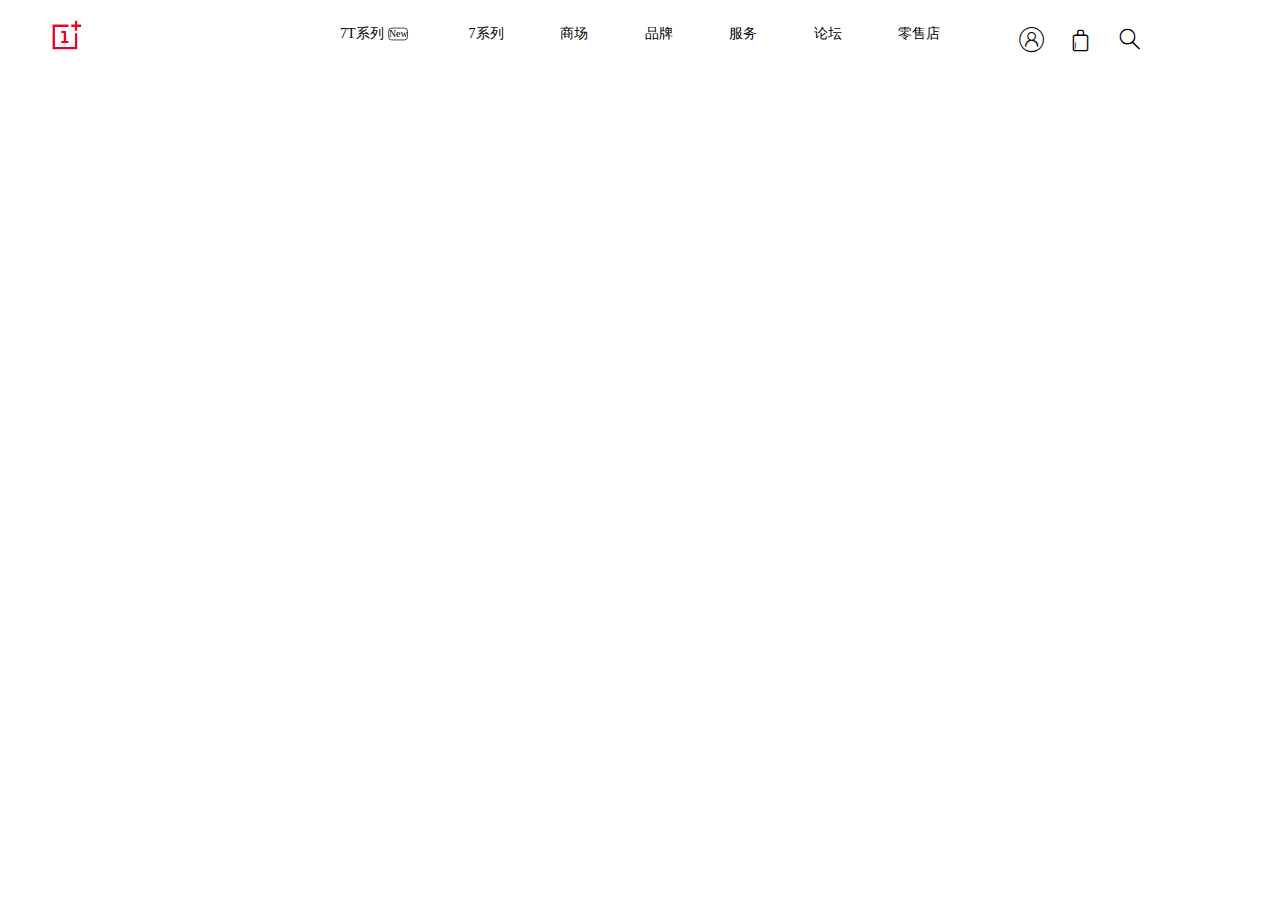
<file: project/hearder.html>
<!doctype html>
<html lang="en">
<head>
  <title>Document</title>
  <meta name="viewport" content="width=device-width,initial-scale=1" charset="UTF-8">
  <link rel="stylesheet" href="css/comm.css"/>
  <link rel="stylesheet" href="css/hearder.css"/>
  <link rel="stylesheet" href="css/iconfont.css"/>
</head>
<body>
  <div class="header">
    <div class="nav">
      <div class="nav_left"><img src="img/store/header1.png" alt=""/></div>
      <div class="nav_center">
        <ul>
          <li class="header_center_link"><a href="">7T系列<span class="logo_new">New</span></a></li>
          <li class="header_center_link"><a href="">7系列</a></li>
          <li class="header_center_link"><a href="">商场</a></li>
          <li class="header_center_link"><a href="">品牌</a></li>
          <li class="header_center_link"><a href="">服务</a></li>
          <li class="header_center_link"><a href="">论坛</a></li>
          <li class="header_center_link"><a href="">零售店</a></li>
        </ul>
      </div>
      <div class="nav_right">
        <a href=""><i class="iconfont icon-yonghu"></i></a>
        <a href=""><i class="iconfont icon-gouwudai"></i></a> 
        <a href=""><i class="iconfont icon-sousuo"></i></a>
      </div>
    </div>
  </div>
</body>
</html>
</file>
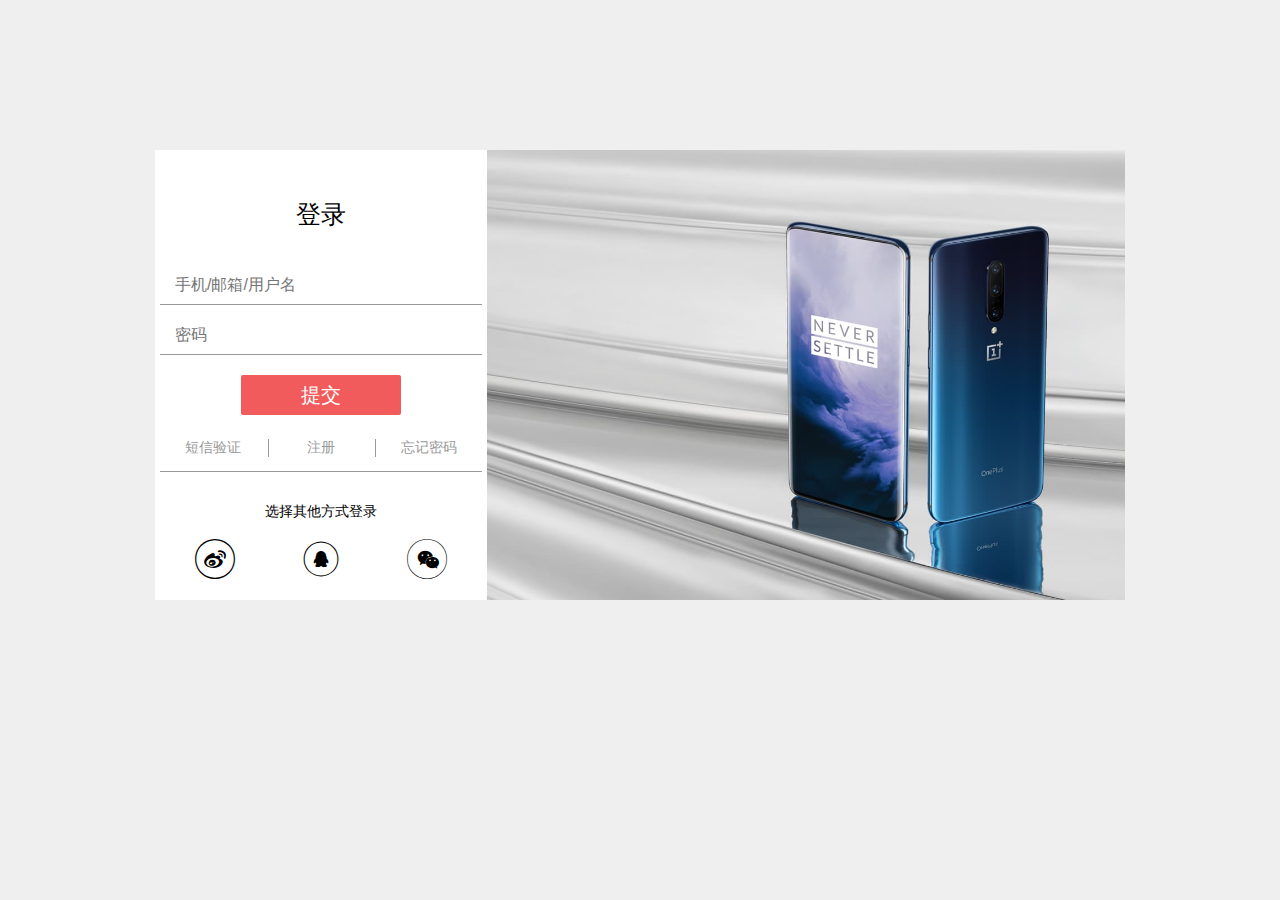
<file: project/login.html>
<!DOCTYPE html>
<html lang="en">
<head>
  <meta charset="UTF-8">
  <meta name="viewport" content="width=device-width, initial-scale=1.0">
  <meta http-equiv="X-UA-Compatible" content="ie=edge">
  <title>Document</title>
  <link rel="stylesheet" href="css/login.css">
  <link rel="stylesheet" href="css/iconfont.css">
</head>
<body>
  <div class="container">
    <div class="content">
      <span>登录</span>
      <div class="input-message">
        <input type="text" placeholder="手机/邮箱/用户名" name="uname">
        <input type="password" placeholder="密码" name="upsw">
        <!--<div>滑动验证</div>-->
        <button>提交</button>
      </div>
      <div class="other-message">
        <ul>
          <li><a href="">短信验证</a></li>
          <li><a href="">注册</a></li>
          <li><a href="">忘记密码</a></li>
        </ul> 
      </div>
      <div class="login-means">
        <span>选择其他方式登录</span>
        <ul>
          <li><i class="iconfont icon-weibo"></i></li>
          <li><i class="iconfont icon-qq"></i></li>
          <li><i class="iconfont icon-weixin"></i></li>
        </ul>
      </div>
    </div>
    <div class="img">
      <img src="img/index_1/123.jpg"></img>
      <div class="title">
        <div class="title1">克制成就伟大,简单而笃定.</div>
        <div class="title2">目标明确,保持专注和远见....</div>
        <div class="title3">Never Selttle不单单是一句口号,</div>
        <div class="title4">而是不断追求做更好的自己.</div>
      </div>
    </div>
  </div>  
</body>
</html>
</file>
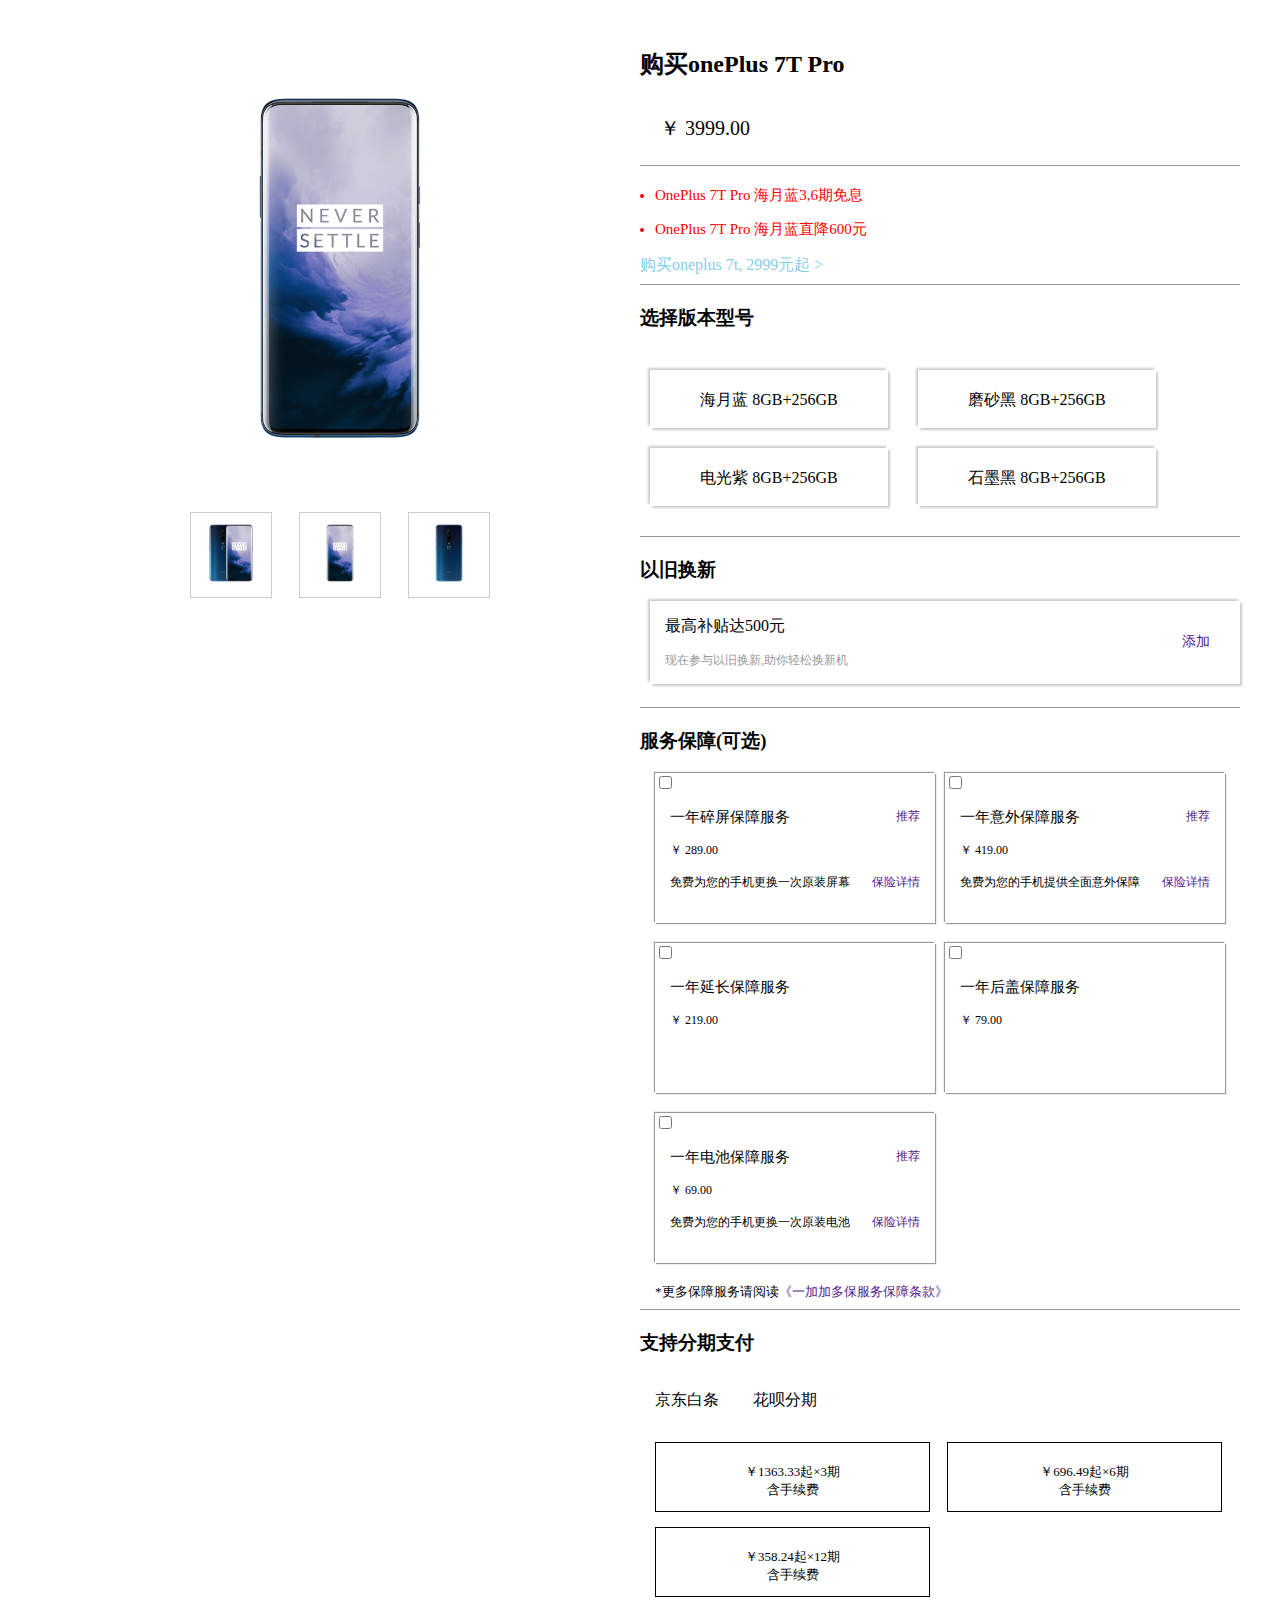
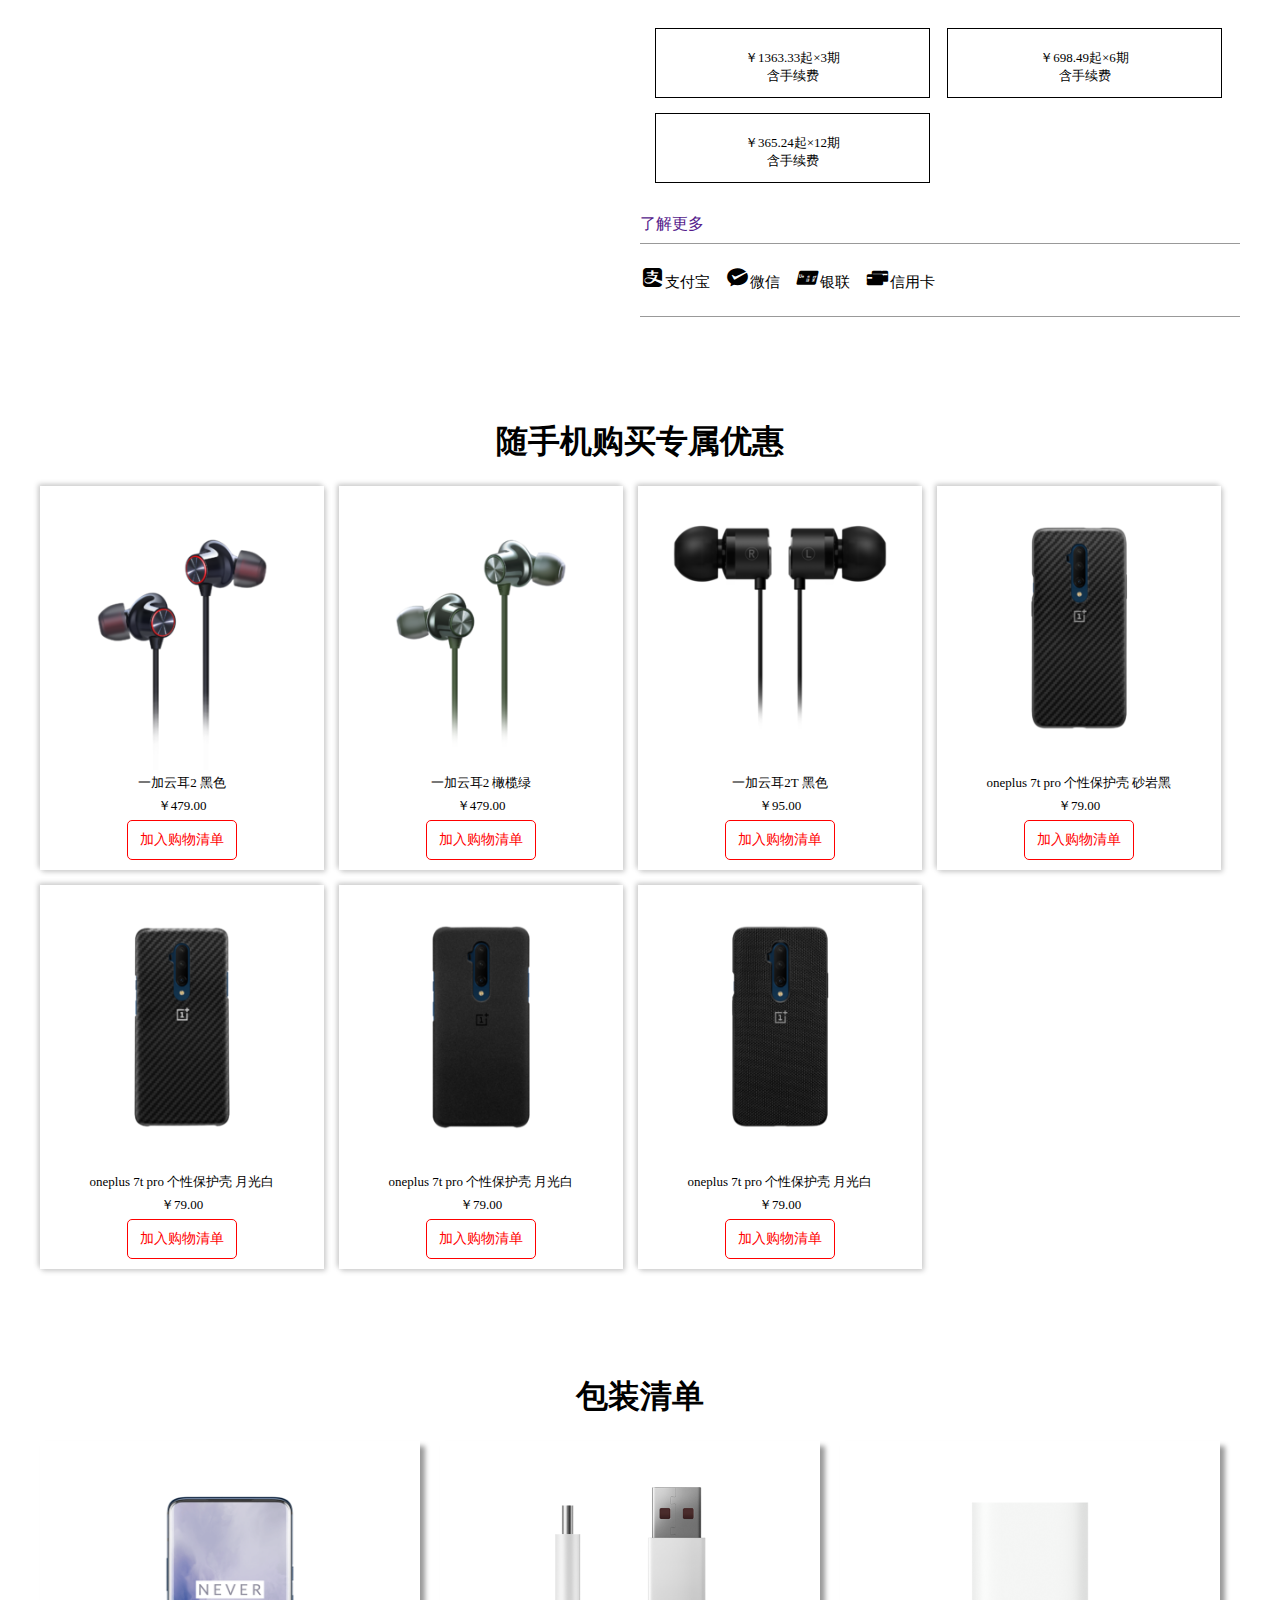
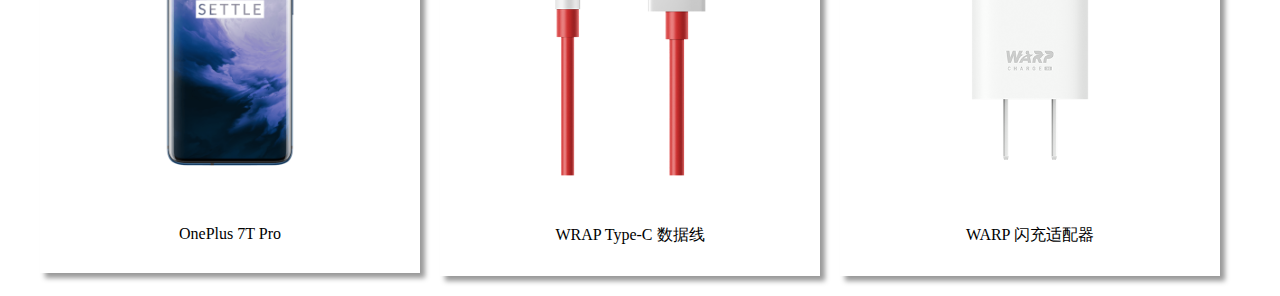
<file: project/product.html>
<!DOCTYPE html>
<html lang="en">
<head>
  <meta charset="UTF-8">
  <meta name="viewport" content="width=device-width, initial-scale=1.0">
  <meta http-equiv="X-UA-Compatible" content="ie=edge">
  <title>Document</title>
  <link rel="stylesheet" href="css/product.css">
  <link rel="stylesheet" href="css/iconfont.css">
  <style>
    
  </style>
</head>
<body>
  <div class="container">
    <div class="content">
      <div class="content-top">
      <!--<h1>商品选购详情</h1>-->
      <!--商品展示图-->
      <div class="item-img" >
        <div class="item-big-img">
			<img src="img/phone_store/op7_2.png"  alt="">
		</div>
		<div>
			<ul>
				<li><img src="img/phone_store/op7_1.png" alt=""></li>
				<li><img src="img/phone_store/op7_2.png" alt=""></li>
				<li><img src="img/phone_store/op7_3.png" alt=""></li>
			</ul>
		</div>
      </div>
      <!--选购列表-->
      <div class="server-list">
        <!--第一个div-->
        <div>
          <h2>购买onePlus 7T Pro</h2>
          <span>￥ 3999.00</span>
        </div>
        <!--第二个div-->
        <div>
          <ul>
            <li>OnePlus 7T Pro 海月蓝3,6期免息</li>
            <li>OnePlus 7T Pro 海月蓝直降600元</li>
          </ul>
          <a href="">购买oneplus 7t, 2999元起 ></a>
        </div>
        <!--第三个div-->
        <div>
          <h3>选择版本型号</h3>
          <div>
          <span>海月蓝  8GB+256GB</span>
          <span>磨砂黑  8GB+256GB</span>
          <span>电光紫  8GB+256GB</span>
          <span>石墨黑  8GB+256GB</span>
          </div>
        </div>
        <!--第四个div-->
        <div>
          <h3>以旧换新</h3>
          <div>
            <div>
              <span>最高补贴达500元</span>
              <span>现在参与以旧换新,助你轻松换新机</span>
            </div>
            <a href="">添加</a>
          </div>
        </div>
        <!--第五个div-->
        <div>
          <h3>服务保障(可选)</h3>
          <div>
          <div>
            <input type="checkbox">
            <div>
              <div><span class="server-title">一年碎屏保障服务</span><a href="">推荐</a></div>
              <span>￥ 289.00</span>
              <div><span>免费为您的手机更换一次原装屏幕</span><a href="">保险详情</a></div>
            </div>
          </div>  
          <div>
            <input type="checkbox">
            <div>
              <div><span class="server-title">一年意外保障服务</span><a href="">推荐</a></div>
              <span>￥ 419.00</span>
              <div><span>免费为您的手机提供全面意外保障</span><a href="">保险详情</a></div>
            </div>
          </div>
          <div>
            <input type="checkbox">
            <div>
              <div><span class="server-title">一年延长保障服务</span></div>
              <span>￥ 219.00</span>
            </div>
          </div>
          <div>
            <input type="checkbox">
            <div>
              <div><span class="server-title">一年后盖保障服务</span></div>
              <span>￥ 79.00</span>
            </div>
          </div>  
          <div>
            <input type="checkbox">
            <div>
              <div><span class="server-title">一年电池保障服务</span><a href="">推荐</a></div>
              <span>￥ 69.00</span>
              <div><span>免费为您的手机更换一次原装电池</span><a href="">保险详情</a></div>
            </div>
          </div>
          </div>
          <div id="read-txt">*更多保障服务请阅读<a href="">《一加加多保服务保障条款》</a></div>
        </div>
        <!--第六个div-->
        <div>
          <h3>支持分期支付</h3>
          <div>
            <span>京东白条</span>
            <span>花呗分期</span>
            <div>
              <ul>
                <li>
                  <p>￥1363.33起×3期</p>
                  <p>含手续费</p>
                </li>
                <li>
                  <p>￥696.49起×6期</p>
                  <p>含手续费</p>
                </li>
                <li>
                  <p>￥358.24起×12期</p>
                  <p>含手续费</p>
                </li>
              </ul>
            </div>
            <div>
              <ul>
                <li>
                  <p>￥1363.33起×3期</p>
                  <p>含手续费</p>
                </li>
                <li>
                  <p>￥698.49起×6期</p>
                  <p>含手续费</p>
                </li>
                <li>
                  <p>￥365.24起×12期</p>
                  <p>含手续费</p>
                </li>
              </ul>
            </div>
          </div>
          <a href="">了解更多</a>
        </div>
        <!--第七个div-->
        <div>
          <ul>
            <li><i class="iconfont icon-zhifubao"></i>支付宝</li>
            <li><i class="iconfont icon-weixinzhifu"></i>微信</li>
            <li><i class="iconfont icon-yinlian"></i>银联</li>
            <li><i class="iconfont icon-xinyongqiazhifu"></i>信用卡</li>
          </ul>
        </div>
      </div>
    </div>
      <div class="content-center">
        <h1>随手机购买专属优惠</h1>
        <div>
          <img src="img/product/c.png" alt=""/>
          <div>
            <span>一加云耳2 黑色</span>
            <span>￥479.00</span>
            <a>加入购物清单</a>
          </div>
        </div>
        <div>
          <img src="img/product/a.png" alt=""/>
          <div>
            <span>一加云耳2 橄榄绿</span>
            <span>￥479.00</span>
            <a>加入购物清单</a>
          </div>
        </div>
        <div>
          <img src="img/product/b.png" alt=""/>
          <div>
            <span>一加云耳2T 黑色</span>
            <span>￥95.00</span>
            <a>加入购物清单</a>
          </div>
        </div>
        <div>
          <img src="img/product/d.png" alt=""/>
          <div>
            <span>oneplus 7t pro 个性保护壳 砂岩黑</span>
            <span>￥79.00</span>
            <a>加入购物清单</a>
          </div>
        </div>
        <div>
          <img src="img/product/e.png" alt=""/>
          <div>
            <span>oneplus 7t pro 个性保护壳 月光白</span>
            <span>￥79.00</span>
            <a>加入购物清单</a>
          </div>
        </div>
        <div>
          <img src="img/product/f.png" alt=""/>
          <div>
            <span>oneplus 7t pro 个性保护壳 月光白</span>
            <span>￥79.00</span>
            <a>加入购物清单</a>
          </div>
        </div>
        <div>
          <img src="img/product/g.png" alt=""/>
          <div>
            <span>oneplus 7t pro 个性保护壳 月光白</span>
            <span>￥79.00</span>
            <a>加入购物清单</a>
          </div>
        </div>
      </div>
      <div class="content-foot">
        <h1>包装清单</h1>
        <div>
          <img src="img/phone_store/op7_2.png" alt=""/>
          <span>OnePlus 7T Pro</span>
        </div>
        <div>
          <img src="img/product/cdx.png" alt=""/>
          <span>WRAP Type-C 数据线</span>
        </div>
        <div>
          <img src="img/product/cdq.png" alt=""/>
          <span>WARP 闪充适配器</span>
        </div>
      </div>
    </div>
  </div>
</body>
</html>
</file>
<file: project/css/comm.css>
*{
    border: 0px;
    padding: 0px;
    box-sizing: border-box;
}
a{
	text-decoration: none;
    color:#000000;
}
.d-flex{
    display:flex;
    flex-wrap: nowrap;
    justify-content: space-between;
}
.w-10{  width:10%; }
.w-20{ width:20%; }
.w-30{  width:30%;}
.w-40{  width:40%;}
.w-50{  width:50%;}
.w-60{  width:60%;}
.w-70{ width:70%;}
.w-80{ width:80%;}
.w-90{  width:90%;}
.w-100{ width:100%;}
.user {
    box-sizing: border-box;
    position: relative;
    width: .9em;
    height: .9em;
    background-color: #000;
    border-radius: 50%;
}
.user:after {
    content: "";
    position: absolute;
    top: 1em;
    left: 50%;
    margin-left: -.9em;
    width: 1.8em;
    height: 1em;
    background-color: #000;
    border-top-left-radius: .9em;
    border-top-right-radius: .9em;
}
.search {
    box-sizing: border-box;
    position: relative;
    width: 1em;
    height: .3em;
    background-color: #000;
    border-top-right-radius: .15em;
    border-bottom-right-radius: .15em;
    transform: rotate(40deg);
    transform-origin: right center;
}
.search:before {
    content: "";
    position: absolute;
    left: -1.3em;
    bottom: -.6em;
    width: 1em;
    height: 1em;
    border: .3em solid #000;
    border-radius: 50%;
}
</file>
<file: project/css/hearder.css>
.nav{
    width:1200px;height:60px;
    margin:0px auto;
    display:flex;
    /*padding: 0px 10%;*/
}
.nav_left,.nav_right{
    width:25%;
}
.nav_right{
    text-align: center;
    box-sizing: border-box;
    padding-top:18px;      
}
.nav_right a{
	display:inblock;
	margin-right:20px;
}
.nav_center{
    width:50%;
}
.nav_center>ul{
    list-style: none;
    display:flex;
    flex-wrap: nowrap;
    justify-content: space-between;
}

.logo_new{
    display:inline-block;
    border:1px solid #000000;
    border-radius:5px;
    transform: scale(0.7);
}
.nav_center>ul>li>a{
    text-decoration: none;
    font-size:14px;
    color:#000000;
}

.header_center_link{
    display:inline-block;

}
</file>
<file: project/css/iconfont.css>
@font-face {font-family: "iconfont";
  src: url('iconfont.eot?t=1581059670529'); /* IE9 */
  src: url('iconfont.eot?t=1581059670529#iefix') format('embedded-opentype'), /* IE6-IE8 */
  url('[data-uri]') format('woff2'),
  url('iconfont.woff?t=1581059670529') format('woff'),
  url('iconfont.ttf?t=1581059670529') format('truetype'), /* chrome, firefox, opera, Safari, Android, iOS 4.2+ */
  url('iconfont.svg?t=1581059670529#iconfont') format('svg'); /* iOS 4.1- */
}

.iconfont {
  font-family: "iconfont" !important;
  font-size: 32px;
  font-style: normal;
  -webkit-font-smoothing: antialiased;
  -moz-osx-font-smoothing: grayscale;
}

.icon-gouwudai:before {
  content: "\e642";
}

.icon-yonghu:before {
  content: "\e63d";
}

.icon-sousuo:before {
  content: "\e61d";
}

.icon-sousuo1:before {
  content: "\e654";
}

.icon-gouwudai1:before {
  content: "\f0303";
}

.icon-yonghu1:before {
  content: "\e60a";
}

.icon-gouwudai2:before {
  content: "\e801";
}

.icon-suosou:before {
  content: "\e60b";
}

.icon-yonghu2:before {
  content: "\e617";
}

.icon-yonghu3:before {
  content: "\e701";
}
@font-face {font-family: "iconfont";
  src: url('iconfont.eot?t=1582720905867'); /* IE9 */
  src: url('iconfont.eot?t=1582720905867#iefix') format('embedded-opentype'), /* IE6-IE8 */
  url('[data-uri]') format('woff2'),
  url('iconfont.woff?t=1582720905867') format('woff'),
  url('iconfont.ttf?t=1582720905867') format('truetype'), /* chrome, firefox, opera, Safari, Android, iOS 4.2+ */
  url('iconfont.svg?t=1582720905867#iconfont') format('svg'); /* iOS 4.1- */
}

.iconfont {
  font-family: "iconfont" !important;
  font-size:25px;
  font-style: normal;
  -webkit-font-smoothing: antialiased;
  -moz-osx-font-smoothing: grayscale;
}

.icon-xinyongqiazhifu:before {
  content: "\e681";
}

.icon-weixinzhifu:before {
  content: "\e689";
}

.icon-zhifubao:before {
  content: "\e68a";
}

.icon-yinlian:before {
  content: "\e68b";
}
@font-face {font-family: "iconfont";
  src: url('iconfont.eot?t=1582805802116'); /* IE9 */
  src: url('iconfont.eot?t=1582805802116#iefix') format('embedded-opentype'), /* IE6-IE8 */
  url('[data-uri]') format('woff2'),
  url('iconfont.woff?t=1582805802116') format('woff'),
  url('iconfont.ttf?t=1582805802116') format('truetype'), /* chrome, firefox, opera, Safari, Android, iOS 4.2+ */
  url('iconfont.svg?t=1582805802116#iconfont') format('svg'); /* iOS 4.1- */
}

.icon-weibo:before {
  content: "\e701";
}

.icon-weixin:before {
  content: "\e659";
}

.icon-qq:before {
  content: "\e601";
}
</file>
<file: project/css/login.css>
*{
  border: 0px;
  padding: 0px;
  box-sizing: border-box;
}
ul{
  list-style: none
}
a{
  text-decoration:none
}
body{
  background-color:#efefef;
}
.container{
  width:970px;
  display:flex;
  margin:0 auto;
  margin-top:150px;
}
.content{
  width:350px;
  height:450px;
  padding:15px 5px 0 5px;
  background: #fff;
}
.content>span{
  display:block;
  height:80px;
  font-size:25px;
  text-align:center;
  margin:10px 0 10px 0 ;
  line-height: 80px;
}
.input-message{
  display:flex;
  flex-direction:column;
}
.input-message>input{
  height:40px;
  margin-bottom:10px;
  font-size:16px;
  padding:0 0 0 15px;
  outline:0;
  border-bottom:1px solid #999
  }
.input-message>button{
  display:block;
  height:40px;
  width:160px;
  font-size:20px;
  border:0;
  outline:none;
  cursor:pointer;
  background-color:#f15b5b;
  border-radius: 2px;
  align-self: center;  
  color:white;
  margin:10px 0;
}
.input-message>button:hover{
  transition-property: background-color;
  background-color: #f15;
  transition-duration: 1.5s;
  transition-timing-function:linear;
}

.other-message>ul{
  display:flex;
  justify-content: space-between;
  font-size:14px;
}
.other-message>ul>li{
  display:block;
  width:33%;
  text-align: center;
}
.other-message>ul>li:first-child~li{
  border-left:1px solid #999;
}
.other-message>ul>li>a{
  color:#999;
}
.login-means{
  border-top:1px solid #999;
  text-align:center;
  margin: 5px 0 0 0 ;
  padding-top:30px;
}
.login-means>span{
  font-size:14px;
}
.login-means>ul{
  display: flex;
  justify-content: center;  
}
.login-means>ul>li{
  width:33%;
}
.login-means>ul>li .iconfont{
  font-size:40px
}
.img{
  height:450px;
  overflow: hidden;
  position:relative;
}
.img>img{
 height:450px;
 transform: scale(1,1);
 transition-duration:2s;
}
.img>img:hover{
  transform:scale(1.15,1.15);
  transition-duration:2s;
}
.title{
  position:absolute;
  top:110px;
  left:30px;
  width:250px;
  height:300px;
}
.title>div{
  margin:10px 0;
  font-size:17px;
  width:0px;
  height:20px;
  overflow: hidden;
}
.img:hover .title>div:nth-child(1){
  width:245px;
  transition-property: width;
  transition-duration: 1s;
  transition-timing-function: linear;
}
.img:hover .title>div:nth-child(2){
  width:245px;
  transition-property: width;
  transition-duration:1s;
  transition-timing-function: linear;
  transition-delay:1s;
}
.img:hover .title>div:nth-child(3){
  width:245px;
  transition-property: width;
  transition-duration: 1s;
  transition-timing-function: linear;
  transition-delay:2s;
}
.img:hover .title>div:nth-child(4){
  width:245px;
  transition-property: width;
  transition-duration: 1s;
  transition-timing-function: linear;
  transition-delay:3s;
}
/*.title>div:nth-child(1){
  width:0px;
  transition-property: width;
  transition-duration: 1s;
  transition-timing-function: linear;
  transition-delay:3s;
}
.title>div:nth-child(2){
  width:0px;
  transition-property: width;
  transition-duration: 1s;
  transition-timing-function: linear;
  transition-delay:2s;
}
.title>div:nth-child(3){
  width:0px;
  transition-property: width;
  transition-duration: 1s;
  transition-timing-function: linear;
  transition-delay:1s;
}
.title>div:nth-child(4){
  width:0px;
  transition-property: width;
  transition-duration: 1s;
  transition-timing-function: linear;
}*/
/*.title>div:nth-child(3){
  width:0px;
  transition-property: width;
  transition-duration: 1s;
  transition-timing-function: linear;
  transition-delay:1s;
}
.title>div:nth-child(2){
  width:0px;
  transition-property: width;
  transition-duration: 1s;
  transition-timing-function: linear;
  transition-delay:2s;
}
.title>div:nth-child(1){
  width:0px;
  transition-property: width;
  transition-duration: 1s;
  transition-timing-function: linear;
  transition-delay:3s;
}*/
</file>
<file: project/css/product.css>
*{
      border:0px;
      padding:0px;
      box-sizing:border-box;
    }
    a{
      text-decoration:none
    }
    .container{
      width:1200px;
      margin:0px auto;
      }
    .content-top,.content-center,.content-foot{
      /*border:1px solid #000;*/
      margin-bottom:30px;
      padding:20px 0px;
    } 
    .content-top>div{
      width:50%;
      float:left;
      /*text-align: center;*/
      /*border:1px solid pink;*/
    }
    .item-big-img{
      text-align: center;
    }
    .content-top .item-img img{
      width:80%;
    }
    .content-top .item-img>div ul{
      list-style:none;
      display:flex;
      margin:0;
      width:300px;
      margin:0 auto;
      justify-content:space-between;

     }
     .content-top>.item-img>div:nth-child(2)>ul>li{
       border:1px solid #ccc;

     }
     .content-top>.item-img>div:nth-child(2)>ul>li>img{
        width:80px;
     }
    .content-top::after{
      content:"";
      display:block;
      clear:both;
    }
  .server-list>div{
    border-bottom:1px solid #999;
    margin:20px 0px 12px;
    padding-bottom:8px;
    width:100%;
  }
  .server-list>div:first-child>span{
    display:block;
    font-size:20px;
    padding:15px 0 15px 20px;
  }
  .server-list>div:nth-child(2)>a{
  color:skyblue;
}
.server-list>div:nth-child(2)>ul>li{
  margin:0 0 15px 15px;
  font-size:15px;
  color:red;
}
.server-list>div:nth-child(3){
 padding:0 0 30px 0px;
}
.server-list>div:nth-child(3)>div{
  display: flex;
  flex-wrap:wrap;
  margin-left:10px;
}
.server-list>div:nth-child(3)>div>span{
  display:block;
  width:238px;
  height:58px;
  margin:20px 30px 0 0;
  box-shadow:2px 2px 2px #ccc,-2px -2px 2px #ccc;
  line-height:60px;
  text-align:center; 
  transition:font-size box-shadow 0.5s linear;
}
.server-list>div:nth-child(3)>div>span:hover{
  font-size:18px;
  box-shadow:2px 2px 2px red,-2px -2px 2px red;
}
.server-list>div:nth-child(4)>div{
  display:flex;
  justify-content:space-between;
  margin:15px 0 15px 10px;
  box-shadow:2px 2px 2px #ccc,-2px -2px 2px #ccc;
  
}
.server-list>div:nth-child(4)>div span,.server-list>div:nth-child(4)>div>a{
  display: block;
  margin:15px;
}
.server-list>div:nth-child(4)>div span:last-child{
  font-size:12px;
  color:#999;
}
.server-list>div:nth-child(4)>div a{
  line-height:52px;
  font-size:14px;
  margin-right:30px;
}
.server-list>div:nth-child(5)>div{
  display:flex;
  flex-wrap:wrap;
  padding-left:15px;
}
.server-list>div:nth-child(5)>div>div{
  width:280px;
  height:150px;
  box-shadow:1px 1px 1px #999,-1px -1px 1px #999;
  margin:0 10px 20px 0;
  font-size:12px;
}
.server-list>div:nth-child(5)>div>div>div{
  display:flex;
  /*flex-wrap:wrap;*/
  flex-direction:column;
}
.server-list>div:nth-child(5)>div>div>div .server-title{
  font-size:15px;
}
.server-list>div:nth-child(5)>div>div>div>div+span{
  display:block;
  margin-left:15px;
}
.server-list>div:nth-child(5)>div>div>div>div{
  display:flex;
  justify-content:space-between;
  margin:15px 0px;
  padding:0 15px;
}
.server-list>div:nth-child(6)>div>span{
  display:inline-block;
  font-size:16px;
  cursor:pointer;
  padding:15px;
}
.server-list>div:nth-child(6)>div ul{
  list-style:none;
  display:flex;
  flex-wrap:wrap;
}
.server-list>div:nth-child(6)>div>div{
  padding:0 0 0 15px;
}
.server-list>div:nth-child(6)>div ul>li{
  display:block;
  border:1px solid #000;
  width:275px;
  height:70px;
  text-align:center;
  padding:20px 0 0 0;
  margin:0px 17px 15px 0;
}
.server-list>div:nth-child(6)>div ul>li>p{
  font-size:13px;
  margin:0;
 
}
.server-list>div:nth-child(7)>ul{
  display:flex;
  list-style:none;
}
.server-list>div:nth-child(7)>ul>li{
  display:inline-block;
  margin-right:15px;
  font-size:15px;
}
.server-list #read-txt{
  font-size:13px;
}
  .content-center>div{
    width:284px;
    height:384px;
    margin-right:15px;
    margin-bottom:15px;
    float:left;
  }
  .content-center,.content-foot>h1{
    text-align:center;
  }
  .content-center>div{
    box-shadow:2px 2px 5px #ccc,-2px -2px 5px #ccc;
  }
  .content-center>div>img{
    width:100%;
  }
  .content-center>div>div{
    display:flex;
    flex-direction:column;
  }
  .content-center>div>div>span{
    display:block;
    font-size:13px;
    margin-bottom:5px;
  }
.content-center>div>div>a{
  display:block;
  width:110px;
  height:40px;
  margin:0 auto;
  font-size:14px;
  padding:5px 10px;
  background-color: #fff;
  border:1px solid red;
  color:red;
  cursor:pointer;
  border-radius:5px;
  line-height: 28px;
}
  .content-center::after{
    content:"";
    display: block;
    clear:both;
  }
  .content-foot>div{
    width:380px;
    float:left;
    box-shadow:5px 5px 5px #999;
    margin-bottom:20px;
    padding-bottom:30px;
    text-align:center;
  }
  .content-foot>div:nth-child(3){
    margin:0 20px;
  }
  .content-foot>div>img{
    width:100%;
  }
</file>
